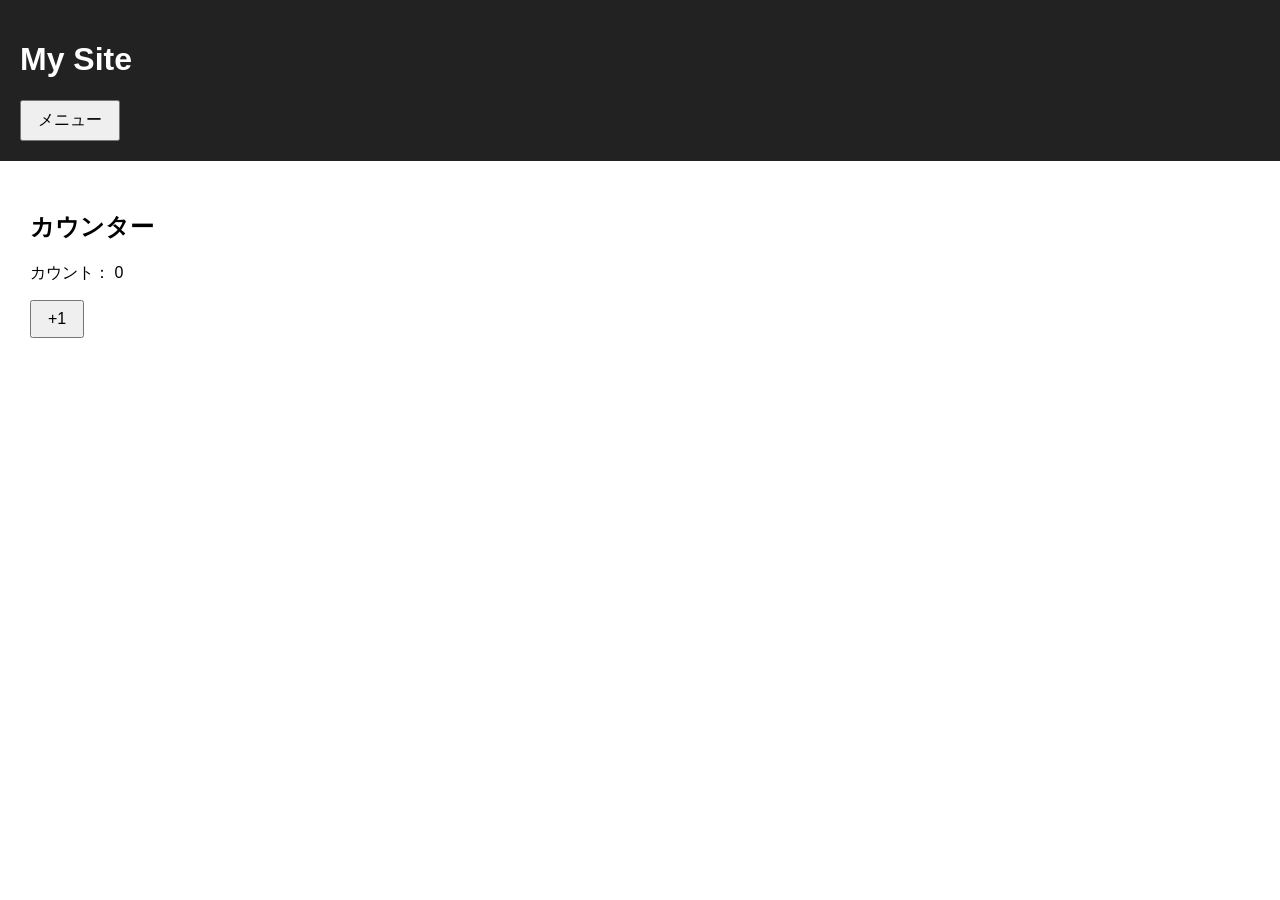
<file: 01.静的なサイトのメモ/00.HTMLとCSSとJSの連携方法/index.html>
<!DOCTYPE html>
<html lang="ja">
<head>
    <meta charset="UTF-8">
    <title>ファイル分割サンプル</title>

    <link rel="stylesheet" href="css/base.css">
    <link rel="stylesheet" href="css/header.css">
    <link rel="stylesheet" href="css/button.css">
</head>

<body>

<header>
    <h1>My Site</h1>

    <nav>
        <button id="menuButton">メニュー</button>

        <ul id="menu" class="hidden">
            <li><a href="#">ホーム</a></li>
            <li><a href="#">プロフィール</a></li>
            <li><a href="#">お問い合わせ</a></li>
        </ul>
    </nav>
</header>

<main>
    <h2>カウンター</h2>

    <p>
        カウント：
        <span id="counter">0</span>
    </p>

    <button id="countButton">+1</button>
</main>

<script type="module" src="js/main.js"></script>

</body>
</html>
</file>
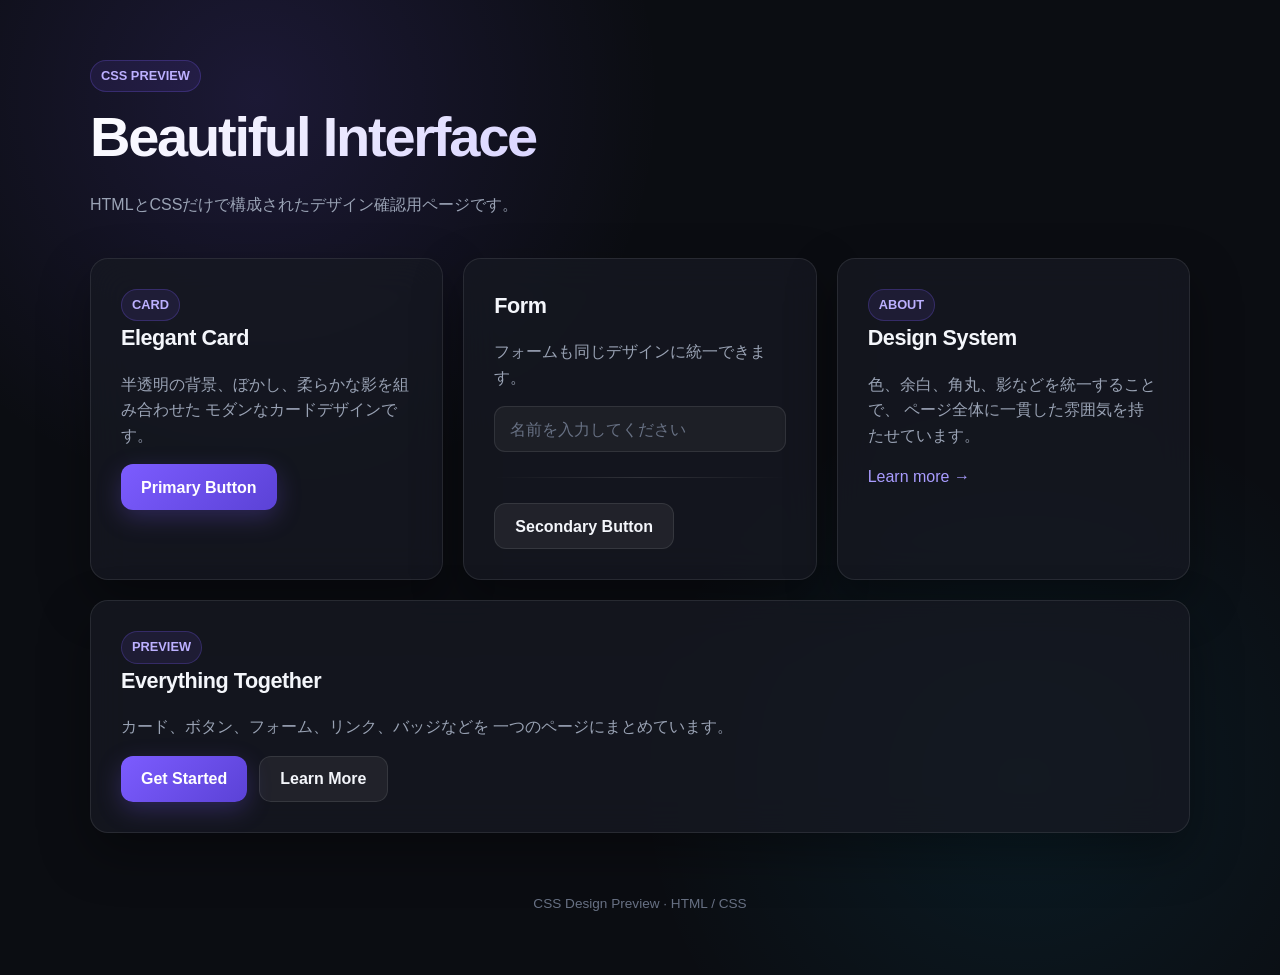
<file: 01.静的なサイトのメモ/01.モダンなcssの例/index.html>
<!DOCTYPE html>
<html lang="ja">

<head>
    <meta charset="UTF-8">
    <meta name="viewport" content="width=device-width, initial-scale=1.0">

    <title>CSS Design Preview</title>

    <link rel="stylesheet" href="css/style.css">
</head>

<body>

    <div class="app">

        <!-- Header -->
        <header class="header">
            <span class="badge">CSS PREVIEW</span>

            <h1>Beautiful Interface</h1>

            <p>
                HTMLとCSSだけで構成されたデザイン確認用ページです。
            </p>
        </header>


        <!-- Cards -->
        <main>

            <div class="grid">

                <section class="card">

                    <span class="badge">CARD</span>

                    <h2>Elegant Card</h2>

                    <p>
                        半透明の背景、ぼかし、柔らかな影を組み合わせた
                        モダンなカードデザインです。
                    </p>

                    <button class="btn">
                        Primary Button
                    </button>

                </section>


                <section class="card">

                    <h2>Form</h2>

                    <p>
                        フォームも同じデザインに統一できます。
                    </p>

                    <input
                        class="input"
                        type="text"
                        placeholder="名前を入力してください"
                    >

                    <div class="divider"></div>

                    <button class="btn btn-secondary">
                        Secondary Button
                    </button>

                </section>


                <section class="card">

                    <span class="badge">ABOUT</span>

                    <h2>Design System</h2>

                    <p>
                        色、余白、角丸、影などを統一することで、
                        ページ全体に一貫した雰囲気を持たせています。
                    </p>

                    <a href="#">
                        Learn more →
                    </a>

                </section>

            </div>


            <!-- Large Card -->
            <section class="card" style="margin-top: 20px;">

                <span class="badge">PREVIEW</span>

                <h2>Everything Together</h2>

                <p>
                    カード、ボタン、フォーム、リンク、バッジなどを
                    一つのページにまとめています。
                </p>

                <div style="display: flex; gap: 12px; flex-wrap: wrap;">

                    <button class="btn">
                        Get Started
                    </button>

                    <button class="btn btn-secondary">
                        Learn More
                    </button>

                </div>

            </section>

        </main>


        <!-- Footer -->
        <footer class="footer">
            CSS Design Preview · HTML / CSS
        </footer>

    </div>

</body>

</html>
</file>
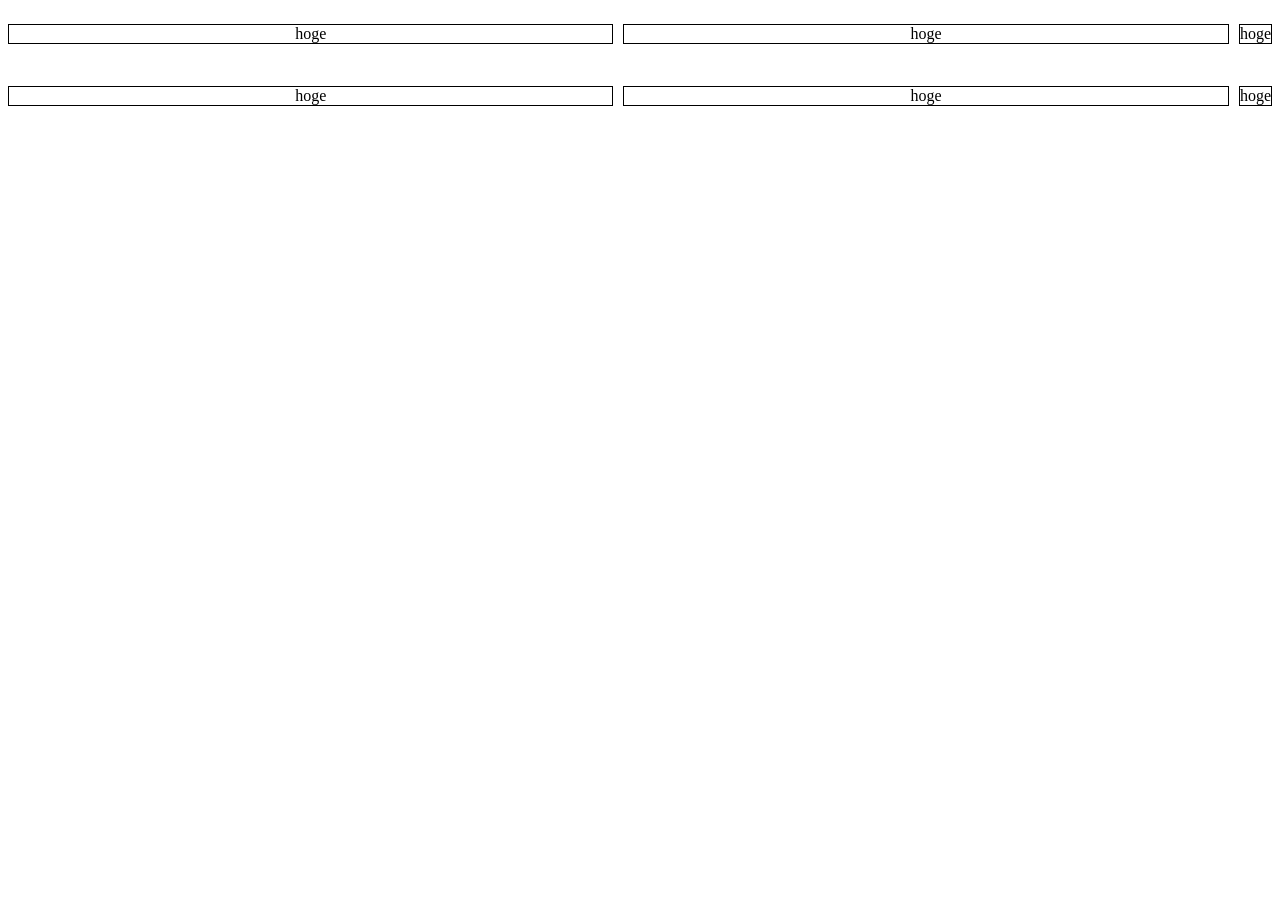
<file: 01.静的なサイトのメモ/02.Gridレイアウト/index.html>
<!DOCTYPE html>

<html>
    <head>
        <meta charset="UTF-8">
        <title>Document</title>
        <style>
            p {
                border: 1px solid #000000;
                text-align: center;
            }

            .three-column-2row-grid {
                display: grid;
                grid-template-columns: 1fr 1fr auto; /* 幅の比率は1:1:1 */
                gap: 10px; /*幅*/
            }
        </style>
    </head>

    <body>
        <div class="three-column-2row-grid">
            <p>hoge</p>
            <p>hoge</p>
            <p>hoge</p>

            <p>hoge</p>
            <p>hoge</p>
            <p>hoge</p>
        </div>
    </body>
</html>
</file>
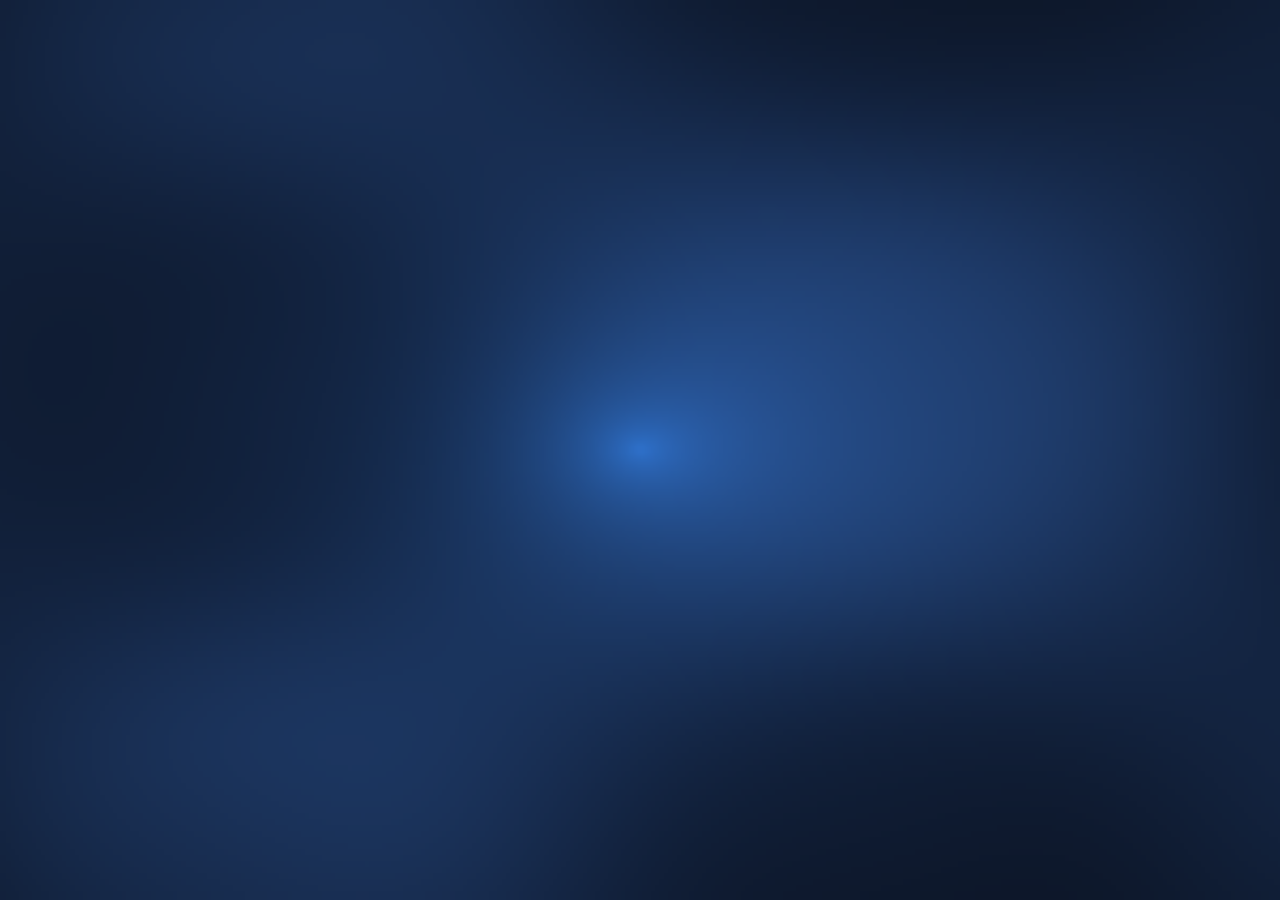
<file: 03.WebGL/00.波状シェーダーエフェクト/index.html>
<!DOCTYPE html>
<html lang="ja">

<head>
  <meta charset="UTF-8">
  <title>Elegant Ambient Waves - Pure WebGL</title>
  <style>
    body {
      margin: 0;
      overflow: hidden;
      background-color: #030408;
    }
    #myCanvas {
      display: block;
      width: 100vw;
      height: 100vh;
    }
  </style>

  <!-- #region スクリプト -->
  <script src="./js/webgl_utils.js" defer></script>
  <script src="./js/get_wave_effect_program.js" defer></script>
  <script src="./js/get_my_effect_program.js" defer></script>
  <script src="./js/canvas_control.js" defer></script>
  <!-- #endregion -->
</head>

<body>
  <canvas id="myCanvas"></canvas>
</body>
</html>
</file>
<file: 01.静的なサイトのメモ/00.HTMLとCSSとJSの連携方法/css/base.css>
body {
    margin: 0;
    font-family: sans-serif;
}

main {
    padding: 30px;
}
</file>
<file: 01.静的なサイトのメモ/00.HTMLとCSSとJSの連携方法/css/header.css>
header {
    padding: 20px;
    background: #222;
    color: white;
}

nav ul {
    padding: 0;
    list-style: none;
}

.hidden {
    display: none;
}
</file>
<file: 01.静的なサイトのメモ/00.HTMLとCSSとJSの連携方法/css/button.css>
button {
    padding: 8px 16px;
    font-size: 16px;
    cursor: pointer;
}
</file>
<file: 01.静的なサイトのメモ/01.モダンなcssの例/css/style.css>
/*
    * CC0 1.0 Universal
    *
    * To the extent possible under law, the author has waived
    * all copyright and related rights to this work.
    *
    * https://creativecommons.org/publicdomain/zero/1.0/
    */

/* =========================================================
   Modern UI
   ========================================================= */

:root {
    --bg: #0b0d12; /* 基底背景色 */
    --surface: #161922c7; /* カードなどの背景色 */
    --surface-hover: #1e222edc; /* カードなどのホバー時の背景色 */

    --text: #f4f6fb; /* テキストの色 */
    --text-muted: #9aa3b5; /* 非活性化時の文字色 */

    --primary: #7c5cff; /* 目立たせたい主要パーツ */
    --primary-hover: #9278ff; /*目立たせたい主要パーツのホバー時の色*/

    --border: #ffffff17; /*枠の色*/

    --shadow: 0 20px 50px #00000059;

    --radius: 18px;
}


/* =========================================================
   Reset
   ========================================================= */

* {
    box-sizing: border-box;
}

html {
    scroll-behavior: smooth;
}

body {
    margin: 0;
    min-height: 100vh;

    font-family:
        Inter,
        "Segoe UI",
        Roboto,
        "Helvetica Neue",
        Arial,
        sans-serif;

    color: var(--text);
    background:
        radial-gradient(
            circle at 20% 10%,
            rgba(124, 92, 255, 0.15),
            transparent 30%
        ),
        radial-gradient(
            circle at 80% 80%,
            rgba(0, 200, 255, 0.08),
            transparent 30%
        ),
        var(--bg);

    line-height: 1.6;
}


/* =========================================================
   App Layout(body内のすべての見た目)
   ========================================================= */

.app {
    width: min(1100px, calc(100% - 40px));
    margin: 0 auto;
    padding: 60px 0;
}


/* =========================================================
   Header(ヘッダー)
   ========================================================= */

.header {
    margin-bottom: 40px;
}

.header h1 {
    margin: 0;

    font-size: clamp(2rem, 5vw, 3.5rem);
    font-weight: 750;
    letter-spacing: -0.04em;

    background:
        linear-gradient(
            135deg,
            #ffffff,
            #aaa0ff
        );

    -webkit-background-clip: text;
    background-clip: text;
    color: transparent;
}

.header p {
    margin: 10px 0 0;

    color: var(--text-muted);
    font-size: 1rem;
}


/* =========================================================
   Card
   ========================================================= */

.card {
    position: relative;

    padding: 30px;

    border: 1px solid var(--border);
    border-radius: var(--radius);

    background: var(--surface);

    backdrop-filter: blur(18px);
    -webkit-backdrop-filter: blur(18px);

    box-shadow: var(--shadow);

    transition:
        transform 0.25s ease,
        background 0.25s ease,
        border-color 0.25s ease;
}

.card:hover {
    transform: translateY(-3px);

    background: var(--surface-hover);

    border-color:
        rgba(255, 255, 255, 0.14);
}


/* =========================================================
   Card Title
   ========================================================= */

.card h2 {
    margin: 0 0 10px;

    font-size: 1.35rem;
    letter-spacing: -0.02em;
}

.card p {
    color: var(--text-muted);
}


/* =========================================================
   Button
   ========================================================= */

.btn {
    display: inline-flex;
    align-items: center;
    justify-content: center;

    min-height: 46px;
    padding: 0 20px;

    border: 0;
    border-radius: 12px;

    color: white;
    background:
        linear-gradient(
            135deg,
            var(--primary),
            #5b42d6
        );

    font: inherit;
    font-weight: 650;

    cursor: pointer;

    box-shadow:
        0 8px 25px rgba(124, 92, 255, 0.25);

    transition:
        transform 0.2s ease,
        box-shadow 0.2s ease,
        filter 0.2s ease;
}

.btn:hover {
    transform: translateY(-2px);

    filter: brightness(1.08);

    box-shadow:
        0 12px 30px rgba(124, 92, 255, 0.35);
}

.btn:active {
    transform: translateY(0);
}

.btn:focus-visible {
    outline: 2px solid #aaa0ff;
    outline-offset: 4px;
}


/* =========================================================
   Secondary Button
   ========================================================= */

.btn-secondary {
    color: var(--text);

    background:
        rgba(255, 255, 255, 0.06);

    border: 1px solid var(--border);

    box-shadow: none;
}

.btn-secondary:hover {
    background:
        rgba(255, 255, 255, 0.1);
}


/* =========================================================
   Input
   ========================================================= */

.input {
    width: 100%;
    min-height: 46px;

    padding: 0 15px;

    border:
        1px solid var(--border);

    border-radius: 11px;

    outline: none;

    color: var(--text);
    background:
        rgba(255, 255, 255, 0.045);

    font: inherit;

    transition:
        border-color 0.2s ease,
        background 0.2s ease,
        box-shadow 0.2s ease;
}

.input::placeholder {
    color: #687184;
}

.input:hover {
    background:
        rgba(255, 255, 255, 0.06);
}

.input:focus {
    border-color:
        rgba(124, 92, 255, 0.8);

    background:
        rgba(255, 255, 255, 0.07);

    box-shadow:
        0 0 0 4px
        rgba(124, 92, 255, 0.12);
}


/* =========================================================
   Grid
   ========================================================= */

.grid {
    display: grid;

    grid-template-columns:
        repeat(auto-fit, minmax(240px, 1fr));

    gap: 20px;
}


/* =========================================================
   Badge
   ========================================================= */

.badge {
    display: inline-flex;
    align-items: center;

    padding: 5px 10px;

    border: 1px solid
        rgba(124, 92, 255, 0.25);

    border-radius: 999px;

    color: #bcb0ff;

    background:
        rgba(124, 92, 255, 0.1);

    font-size: 0.8rem;
    font-weight: 650;
}


/* =========================================================
   Divider
   ========================================================= */

.divider {
    height: 1px;
    margin: 25px 0;

    background:
        linear-gradient(
            90deg,
            transparent,
            rgba(255,255,255,0.12),
            transparent
        );
}


/* =========================================================
   Link
   ========================================================= */

a {
    color: #a99cff;
    text-decoration: none;

    transition:
        color 0.2s ease;
}

a:hover {
    color: #c2baff;
}


/* =========================================================
   Footer
   ========================================================= */

.footer {
    margin-top: 60px;

    text-align: center;

    color: #687184;
    font-size: 0.85rem;
}


/* =========================================================
   Responsive
   ========================================================= */

@media (max-width: 600px) {

    .app {
        width: min(
            100% - 24px,
            1100px
        );

        padding: 30px 0;
    }

    .card {
        padding: 22px;
        border-radius: 15px;
    }

    .header {
        margin-bottom: 28px;
    }
}
</file>
